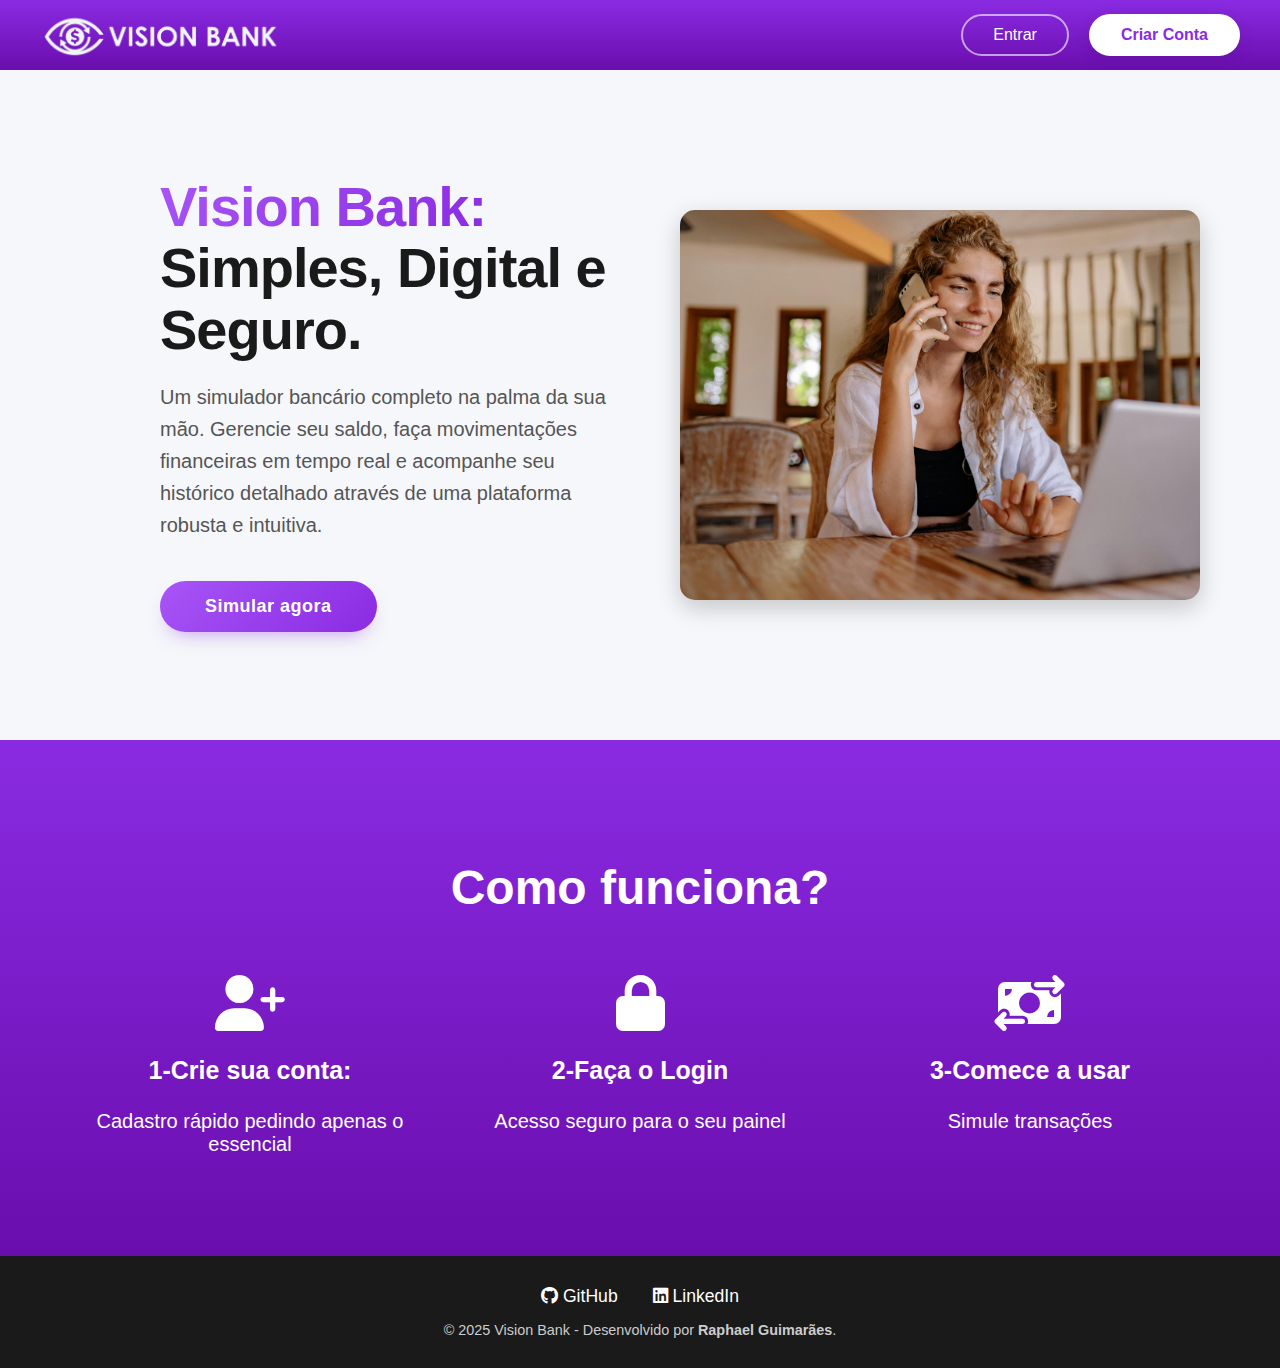
<file: front/index.html>
<!DOCTYPE html>
<html lang="pt-br">
<head>
    <meta charset="UTF-8">
    <meta name="viewport" content="width=device-width, initial-scale=1.0">
    <title>Banco Digital</title>
    <link rel="stylesheet" href="Paginainicial.css">
    <link rel="stylesheet" href="https://cdnjs.cloudflare.com/ajax/libs/font-awesome/6.4.2/css/all.min.css">
</head>
<body>
<header>
    <nav class="menu-cabecalho">
        <div class="logo">
            <a href="#"><img src="logobanco/logo.png" alt="Vision Bank Home"></a>
        </div>
        <div class="menu-acoes">
            <a href="#" class="botao-login">Entrar</a>
            <a href="criarconta.html" class="botao-criar">Criar Conta</a>
        </div>
    </nav>
</header>
<section class="hero">
    <div class="texto">
        <h1><span class="destaque-vision">Vision Bank:</span> Simples, Digital e Seguro.</h1>
        <p>Um simulador bancário completo na palma da sua mão. Gerencie
            seu saldo, faça movimentações financeiras em tempo real
            e acompanhe seu histórico detalhado através de uma
            plataforma robusta e intuitiva.</p>
        <a class="botao-simular" href=#>Simular agora</a>
    </div>
    <div class="imagem">
        <img src="logobanco/imagem-pagina1.jpg" alt="Mulher sorrindo usando notebook e celular">
    </div>
</section>
<section class="como-funciona">
    <div>
        <h2>Como funciona?</h2>
        <div class="step-container">
            <div class="step">
                <i class="fa-solid fa-user-plus"></i>
                <h3>1-Crie sua conta:</h3>
                <p>Cadastro rápido pedindo apenas o essencial</p>
            </div>
            <div class="step">
                <i class="fa-solid fa-lock"></i>
                <h3>2-Faça o Login</h3>
                <p>Acesso seguro para o seu painel</p>
            </div>
            <div class="step">
                <i class="fa-solid fa-money-bill-transfer"></i>
                <h3>3-Comece a usar</h3>
                <p>Simule transações</p>
            </div>
        </div>
    </div>
</section>
<footer class="rodape">
    <div class="social-links">
        <a href="https://github.com/Raphaelgg99/visionbank" target="_blank">
            <i class="fab fa-github"></i> GitHub
        </a>

        <a href="https://www.linkedin.com/in/raphaelgguimaraes" target="_blank">
            <i class="fab fa-linkedin"></i> LinkedIn
        </a>
    </div>

    <p class="copyright">
        &copy; 2025 Vision Bank - Desenvolvido por <strong>Raphael Guimarães</strong>.
    </p>
</footer>

<div id="modal-login" class="modal-container">
    <div class="modal-box">
        <span class="fechar-modal">&times;</span> <h2>Acesse sua conta</h2>
        <p>Bem-vindo de volta ao Vision Bank!</p>
        <form id="modal-login form">
            <label for="email-login">E-mail</label>
            <input type="email" id="email-login" placeholder="seu@email.com" required>

            <label for="senha-login">Senha</label>
            <input type="password" id="senha-login" placeholder="Sua senha" required>

            <button type="submit" class="btn-entrar-modal">Acessar Conta</button> 

            <div class="link-criar-conta">
            Ainda não tem conta? <a href="criarconta.html">Crie agora</a>
            </div>
        </form>
    </div>
</div>
<script src = "paginainicial.js"></script>
</body>
</html>
</file>
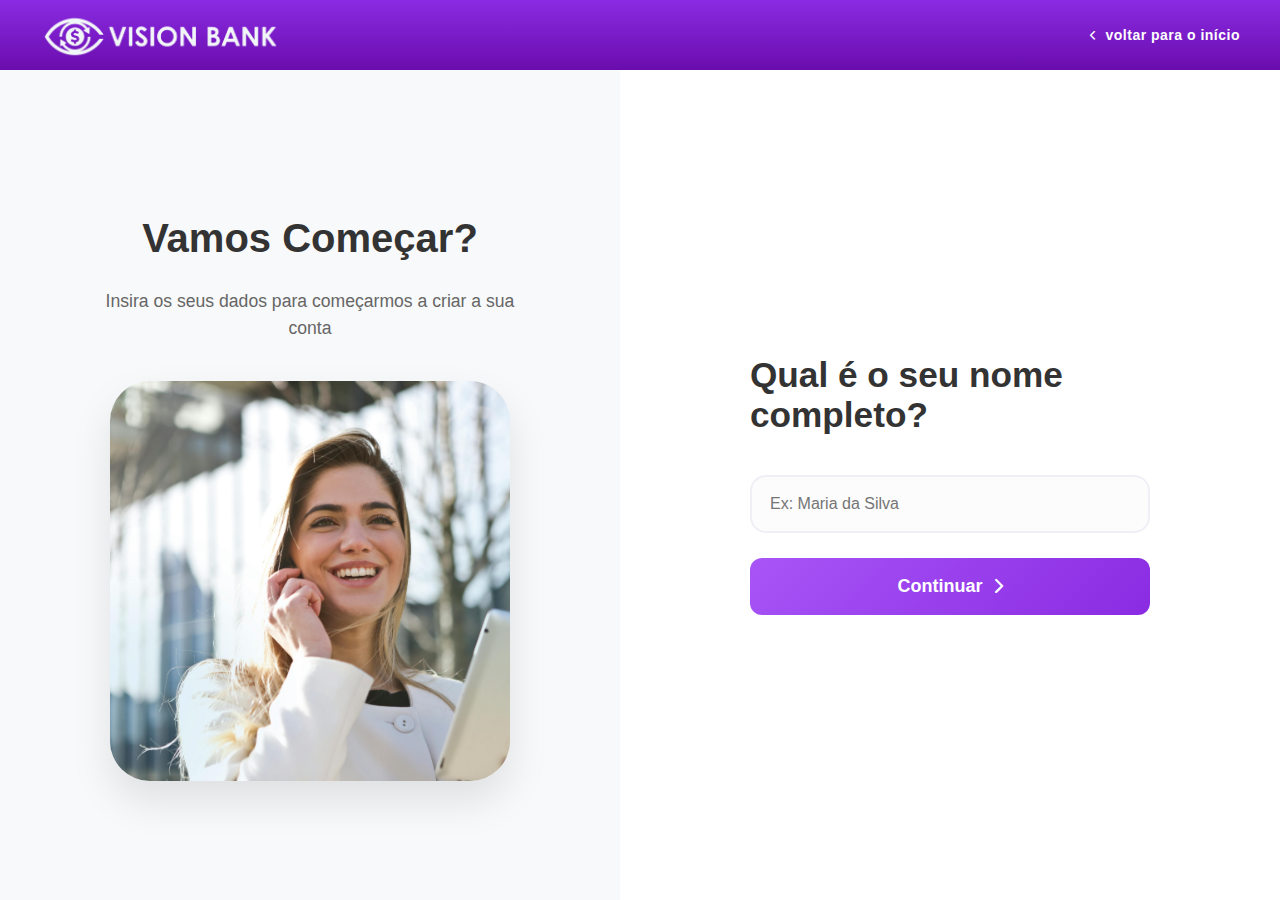
<file: front/criarconta.html>
<!DOCTYPE html>
<html lang="pt-br">
<head>
    <meta charset="UTF-8">
    <meta name="viewport" content="width=device-width, initial-scale=1.0">
    <title>Criar Conta</title>
    <link rel="stylesheet" href="criarconta.css">
    <link rel="stylesheet" href="https://cdnjs.cloudflare.com/ajax/libs/font-awesome/6.4.2/css/all.min.css">
</head>
<body>
<header>
    <nav class="cabecalho">
        <div class="logo-vision">
            <a href="#">
                <img src="logobanco/logo.png" alt="">
            </a>
        </div>
        <a href="index.html" class="voltar">
            <i class="fas fa-chevron-left"></i>
            <span>voltar para o início</span>
        </a>
    </nav>
</header>
<section class="hero">
    <div class="lado-esquerdo">
        <h1>Vamos Começar?</h1>
        <p>Insira os seus dados para começarmos a criar a sua conta</p>
        <img src="logobanco/imagem-criarconta.jpg" alt="">
    </div>
    <div class="lado-direito">
        <form id="formulario">
            <div id="nomeField" class="form-field">
                <label for="nome">Qual é o seu nome completo?</label>
                <input type="text" id="nome" name="nome" placeholder="Ex: Maria da Silva" required>
                <button type="button" id="nextToEmail" class="btn">Continuar
                    <i class="fas fa-chevron-right"></i>
                </button>
            </div>
            <!-- Segundo Campo: Email (inicialmente oculto) -->
            <div id="emailField" class="form-field hidden">
                <label for="email">Qual é o seu e-mail?</label>
                <input type="email" id="email" name="email" placeholder="exemplo@dominio.com" required>
                <button type="button" id="nextToSenha" class="btn">Continuar
                    <i class="fas fa-chevron-right"></i>
                </button>
            </div>
            <div id="senhaField" class="form-field hidden">
                <label for="senha">Digite uma senha</label>
                <input type="password" id="senha" name="senha" required>
                <button type="button" id="nextToRepetirSenha" class="btn">Continuar
                    <i class="fas fa-chevron-right"></i>
                </button>
            </div>
            <div id="repetirSenhaField" class="form-field hidden">
                <label for="senha">Digite uma senha</label>
                <input type="password" id="repetirSenha" name="repetirSenha" required>
                <button type="button" id="nextToSaldo" class="btn">Continuar
                    <i class="fas fa-chevron-right"></i>
                </button>
            </div>
            <div id="saldoField" class="form-field hidden">
                <label for="saldo">Digite o seu saldo inicial</label>
                <input type="number" id="saldo" name="saldo" placeholder="Entre 0 e 1.000.000" min="0" max="1000000" step="0.01" required>
                <button type="submit" id="finalizarCadastro" class="btn">Finalizar
                    <i class="fas fa-chevron-right"></i>
                </button>
            </div>
        </form>
    </div>
</section>
<script src="script.js"></script>
</body>
</html>
</file>
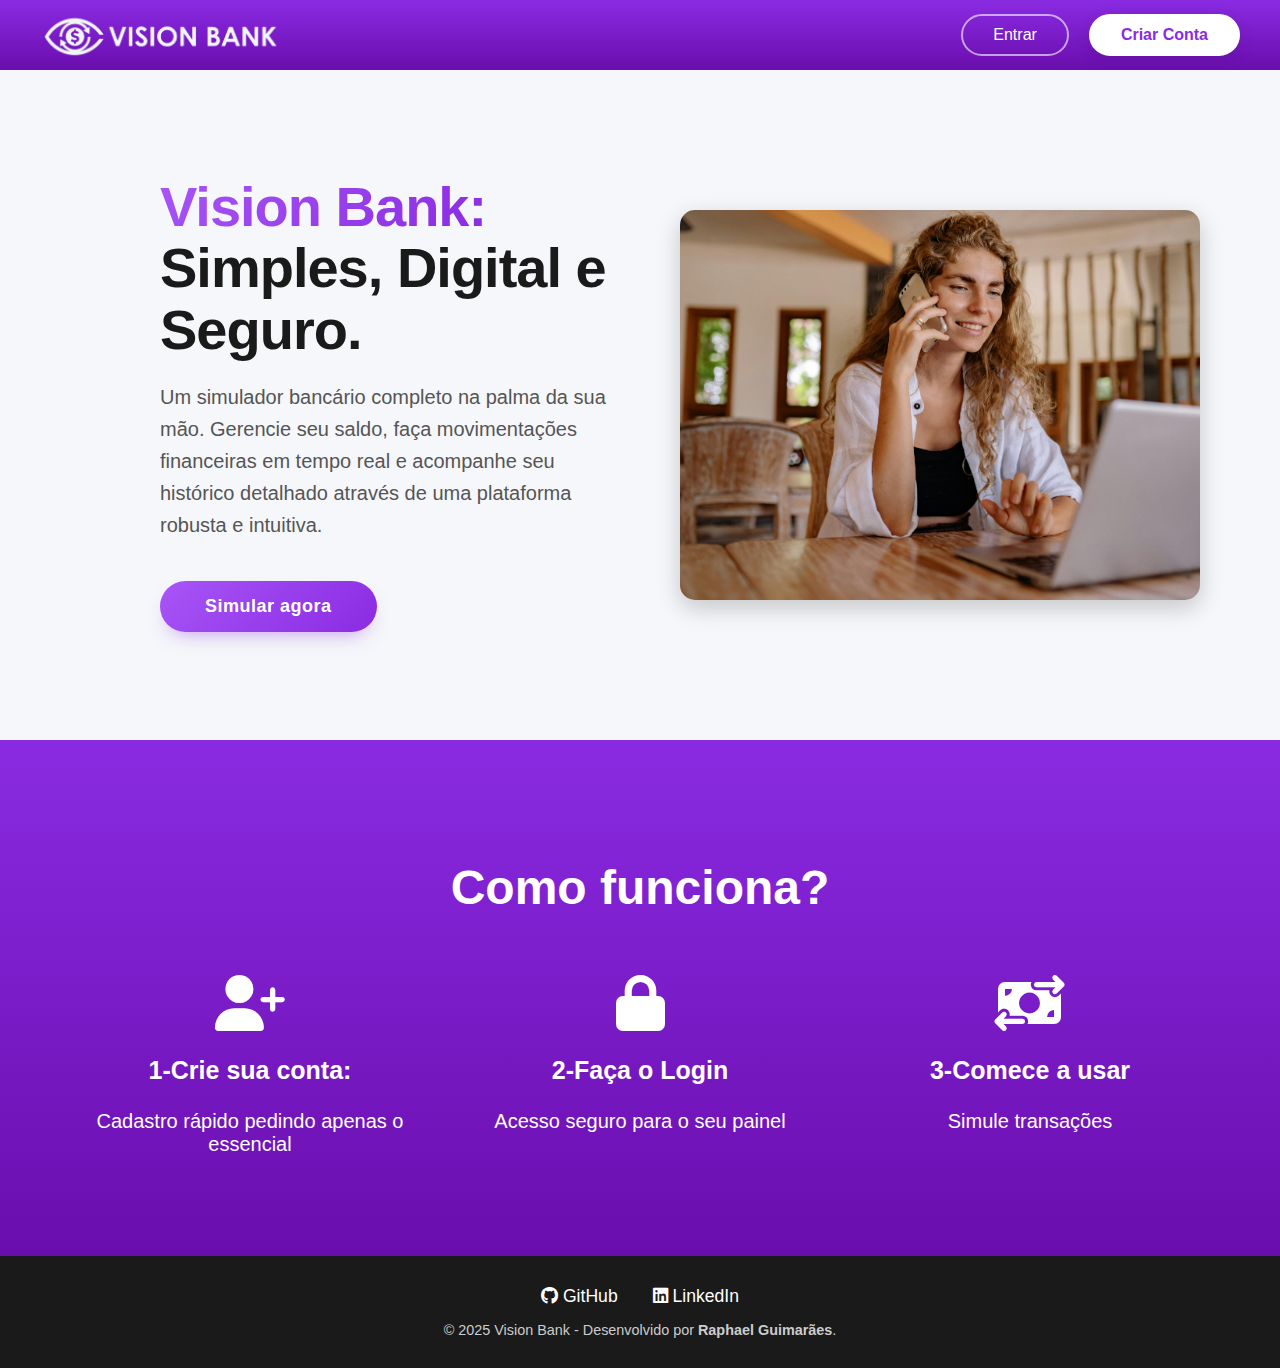
<file: front/paginainicial.html>
<!DOCTYPE html>
<html lang="pt-br">
<head>
    <meta charset="UTF-8">
    <meta name="viewport" content="width=device-width, initial-scale=1.0">
    <title>Banco Digital</title>
    <link rel="stylesheet" href="Paginainicial.css">
    <link rel="stylesheet" href="https://cdnjs.cloudflare.com/ajax/libs/font-awesome/6.4.2/css/all.min.css">
</head>
<body>
<header>
    <nav class="menu-cabecalho">
        <div class="logo">
            <a href="#"><img src="logobanco/logo.png" alt="Vision Bank Home"></a>
        </div>
        <div class="menu-acoes">
            <a href="#" class="botao-login">Entrar</a>
            <a href="criarconta.html" class="botao-criar">Criar Conta</a>
        </div>
    </nav>
</header>
<section class="hero">
    <div class="texto">
        <h1><span class="destaque-vision">Vision Bank:</span> Simples, Digital e Seguro.</h1>
        <p>Um simulador bancário completo na palma da sua mão. Gerencie
            seu saldo, faça movimentações financeiras em tempo real
            e acompanhe seu histórico detalhado através de uma
            plataforma robusta e intuitiva.</p>
        <a href=#>Simular agora</a>
    </div>
    <div class="imagem">
        <img src="logobanco/imagem-pagina1.jpg" alt="Mulher sorrindo usando notebook e celular">
    </div>
</section>
<section class="como-funciona">
    <div>
        <h2>Como funciona?</h2>
        <div class="step-container">
            <div class="step">
                <i class="fa-solid fa-user-plus"></i>
                <h3>1-Crie sua conta:</h3>
                <p>Cadastro rápido pedindo apenas o essencial</p>
            </div>
            <div class="step">
                <i class="fa-solid fa-lock"></i>
                <h3>2-Faça o Login</h3>
                <p>Acesso seguro para o seu painel</p>
            </div>
            <div class="step">
                <i class="fa-solid fa-money-bill-transfer"></i>
                <h3>3-Comece a usar</h3>
                <p>Simule transações</p>
            </div>
        </div>
    </div>
</section>
<footer class="rodape">
    <div class="social-links">
        <a href="https://github.com/Raphaelgg99/BankApi" target="_blank">
            <i class="fab fa-github"></i> GitHub
        </a>

        <a href="https://www.linkedin.com/in/raphaelgguimaraes" target="_blank">
            <i class="fab fa-linkedin"></i> LinkedIn
        </a>
    </div>

    <p class="copyright">
        &copy; 2025 Vision Bank - Desenvolvido por <strong>Raphael Guimarães</strong>.
    </p>
</footer>

<div id="modal-login" class="modal-container">
    <div class="modal-box">
        <span class="fechar-modal">&times;</span> <h2>Acesse sua conta</h2>
        <p>Bem-vindo de volta ao Vision Bank!</p>
        <form id="modal-login form">
            <label for="email-login">E-mail</label>
            <input type="email" id="email-login" placeholder="seu@email.com" required>

            <label for="senha-login">Senha</label>
            <input type="password" id="senha-login" placeholder="Sua senha" required>

            <button type="submit" class="btn-entrar-modal">Acessar Conta</button>
        </form>
    </div>
</div>
<script src = "paginainicial.js"></script>
</body>
</html>
</file>
<file: front/Paginainicial.css>
/* Reset básico */
:root {
    --primary-color: blueviolet;; /* Seu roxo */
}

body {
    margin: 0;
    padding: 0;
    font-family: 'Lato', sans-serif;
}

.menu-cabecalho {
    display: flex;
    /* O PULO DO GATO: space-between joga um item pra cada canto */
    justify-content: space-between;
    align-items: center;
    background: linear-gradient(180deg, var(--primary-color) 0%, #6a0dad 100%);
    height: 70px;
    /* Padding lateral percentual ou fixo para não colar na borda */
    padding: 0 40px;
}

.logo img {
    height: 60px; /* Ajuste conforme necessário */
    /* Removido o padding-right gigante! */
}

.menu-acoes {
    display: flex;
    gap: 20px; /* Espaço entre os botões "Entrar" e "Criar" */
}

/* Estilizando o Link para parecer um Botão */
/* =========================================
   ESTILOS DOS BOTÕES DO HEADER
   ========================================= */

/* Estilo Base (comum aos dois) */
.menu-acoes a {
    text-decoration: none;
    font-size: 16px;
    padding: 10px 30px; /* Aumentei um pouco a largura */
    border-radius: 50px; /* Mais arredondado (Pill shape) */
    transition: all 0.3s ease; /* Transição suave para tudo */
    font-family: 'Lato', sans-serif;
    display: inline-block; /* Garante que padding funcione bem */
}

/* --- BOTÃO ENTRAR (Secundário) ---
   Fica transparente, só com a borda. Mais elegante. */
.botao-login {
    background-color: transparent;
    border: 2px solid rgba(255, 255, 255, 0.6); /* Borda semi-transparente */
    color: white;
    font-weight: 500;
}

.botao-login:hover {
    border-color: white;       /* Borda fica branca total */
    background-color: rgba(255, 255, 255, 0.1); /* Fundo levemente branco */
}

/* --- BOTÃO CRIAR CONTA (Primário) ---
   Fica sólido e chama atenção. */
.botao-criar {
    background-color: white;
    border: 2px solid white; /* Borda invisível só p/ manter o tamanho igual ao outro */
    color: blueviolet;       /* Texto roxo */
    font-weight: 550;        /* Negrito para destacar */
    box-shadow: 0 4px 15px rgba(0, 0, 0, 0.1); /* Sombra suave */
}

.botao-criar:hover {
    transform: translateY(-3px); /* O botão "sobe" levemente */
    box-shadow: 0 8px 25px rgba(0, 0, 0, 0.2); /* A sombra aumenta */
    background-color: #f0f0f0; /* Fica um pouquinho cinza */
}

/* 1. O Título Principal */
.hero .texto h1 {
    font-size: 3.5rem; /* Bem grande (aprox 56px) */
    font-weight: 800;  /* Extra negrito */
    line-height: 1.1;  /* Linhas mais próximas (fica mais compacto) */
    color: #1a1a1a;    /* Preto suave (não use preto puro #000) */
    margin-bottom: 20px;
    letter-spacing: -1px; /* Letras levemente mais juntas (toque moderno) */
}

/* 2. O Efeito Mágico no "Vision Bank" */
.destaque-vision {
    /* O texto herda o degradê do botão! */
    background: linear-gradient(135deg, #a855f7, var(--primary-color));
    -webkit-background-clip: text; /* Recorta o fundo no formato das letras */
    -webkit-text-fill-color: transparent; /* Deixa a letra transparente p/ ver o fundo */
    display: inline-block; /* Garante que o recorte funcione bem */
}

.hero{
    display: flex;
    background-color: #f5f7fa;;
    color: rgb(15, 15, 15);
    height: 670px;
    align-items: center;
    justify-content: space-between;
    padding: 0 80px; /* 0 em cima/baixo, 80px nas laterais */
}

/* 3. O Parágrafo Descritivo */
.hero .texto p {
    font-size: 1.25rem; /* Aumentamos para 20px (leitura confortável) */
    line-height: 1.6;   /* Mais "respiro" entre as linhas */
    color: #555555;     /* Cinza médio (diminui o contraste cansativo) */
    font-weight: 400;
    max-width: 90%;     /* Evita que a linha fique comprida demais */
    margin-bottom: 40px; /* Espaço generoso até o botão */
}

.hero .texto a {
    display: inline-block; /* Garante que o padding e transform funcionem */
    text-decoration: none;
    color: white;
    font-family: 'Lato', sans-serif;
    font-weight: 800; /* Bem negrito para chamar atenção */
    font-size: 18px;  /* Um pouco maior que os textos normais */
    letter-spacing: 0.5px; /* Um leve espaçamento entre letras dá sofisticação */

    /* O PULO DO GATO: Gradiante em vez de cor sólida */
    /* Vai de um roxo mais claro (quase rosa) para o roxo forte */
    background: linear-gradient(135deg, #a855f7, var(--primary-color));

    /* Formato "Pílula" (bem arredondado) */
    padding: 15px 45px; /* Mais "gordinho" e largo */
    border-radius: 50px;

    /* Sombra colorida e difusa para dar "luz" */
    box-shadow: 0 10px 20px -10px rgba(138, 43, 226, 0.5);

    /* Transição suave para todas as propriedades */
    transition: all 0.3s cubic-bezier(0.25, 0.8, 0.25, 1);
}

/* EFEITO AO PASSAR O MOUSE (HOVER) */
.hero .texto a:hover {
    /* O botão "flutua" para cima */
    transform: translateY(-5px) scale(1.02);

    /* A sombra fica maior e mais intensa, aumentando a sensação de altura */
    box-shadow: 0 20px 30px -10px rgba(138, 43, 226, 0.7);

    /* Aumenta um pouco o brilho do gradiante */
    filter: brightness(1.1);
}

/* EFEITO AO CLICAR (ACTIVE) - Opcional, mas dá um toque tátil */
.hero .texto a:active {
    transform: translateY(-2px) scale(0.98); /* O botão afunda um pouquinho */
    box-shadow: 0 5px 10px -5px rgba(138, 43, 226, 0.4);
}

.imagem {
  flex: 1;
  display: flex;
  justify-content: center;
}

.texto {
  flex: 1;
  max-width: 50%;
  padding-bottom: 40px;
  padding-left: 80px
}

.imagem img {
  max-width: 100%;
  height: 390px;
  border-radius: 15px;
  object-fit: cover; /* <--- ADICIONE ISSO. A imagem funciona como um "background", ela corta as bordas mas não deforma a pessoa. */
  box-shadow: 0 8px 25px rgba(0, 0, 0, 0.2);
}

.como-funciona{
   /* display: flex;  <-- Não precisa de flex aqui se for só pra centralizar um bloco de texto */
    background: linear-gradient(180deg, var(--primary-color) 0%, #6a0dad 100%);
    color: white;
    /* height: 600px; <-- REMOVIDO */
    padding: 80px 20px; /* Usamos padding para dar altura e respiro nas laterais */
    text-align: center; /* Centraliza todo o texto dentro da seção */
}

.como-funciona h2 {
    /* margin-left: 150px; <-- REMOVIDO */
    font-size: 3rem; /* Usando REM (aprox 48px) */
    margin-bottom: 60px;
    /* O texto já está centralizado pelo text-align: center do pai */
}

.step-container {
    display: flex;
    justify-content: center; /* Centraliza os cards horizontalmente */
    gap: 40px; /* Espaço entre os cards */
    flex-wrap: wrap; /* IMPORTANTE: Permite que os cards quebrem de linha em telas pequenas */
    max-width: 1200px; /* Limita a largura total para não esticar demais em telas gigantes */
    margin: 0 auto; /* Centraliza o container na tela */
}

.step {
    /* width: 100%; <-- Isso estava errado se a ideia era ter 3 colunas */
    flex: 1; /* Tenta ocupar espaço igual */
    min-width: 250px; /* Mas não fica menor que 250px */
    max-width: 350px; /* E não fica maior que 350px */
    /* text-align: left; <-- Se quiser o texto dos passos alinhado à esquerda */
}
.step h3{
    font-size: 25px;
}

.step p{
    font-size: 20px;
}

.step i{
    font-size: 3.5rem;
}

.rodape {
    background-color: #1a1a1a; /* Um cinza quase preto, super elegante */
    color: white;
    padding: 30px 20px;
    text-align: center; /* Centraliza tudo */
    margin-top: auto; /* Garante que fique no fundo */
}

.social-links {
    margin-bottom: 15px;
}

.social-links a {
    color: white; /* Texto branco */
    text-decoration: none; /* Sem sublinhado */
    font-size: 1.1rem;
    margin: 0 15px; /* Espaço entre os links */
    transition: 0.3s;
}

.social-links a:hover {
    color: var(--primary-color); /* Fica roxo quando passa o mouse! */
}

.copyright {
    font-size: 0.9rem;
    color: #ccc; /* Um cinza mais claro para dar menos destaque que os links */
    margin: 0;
}

/* =========================================
   ESTILO DO MODAL DE LOGIN
   ========================================= */

/* O Fundo Escuro (Overlay) */
.modal-container {
    display: none; /* Começa escondido! */
    position: fixed; /* Fica fixo na tela */
    z-index: 1000; /* Fica em cima de TUDO */
    left: 0;
    top: 0;
    width: 100%;
    height: 100%;
    background-color: rgba(0, 0, 0, 0.6); /* Preto transparente */
    justify-content: center; /* Centraliza a caixa */
    align-items: center;
    backdrop-filter: blur(5px); /* Efeito de vidro embaçado no fundo (chique!) */
}

/* A Caixinha Branca */
.modal-box {
    background-color: white;
    padding: 40px;
    border-radius: 20px;
    width: 100%;
    max-width: 400px; /* Tamanho máximo */
    box-shadow: 0 15px 30px rgba(0, 0, 0, 0.3);
    position: relative;
    animation: descerSuave 0.3s ease; /* Animação de entrada */
}

/* Títulos */
.modal-box h2 {
    color: #333;
    margin-bottom: 5px;
    text-align: center;
}

.modal-box p {
    color: #666;
    text-align: center;
    margin-bottom: 25px;
    font-size: 0.9rem;
}

/* Botão de Fechar (X) */
.fechar-modal {
    position: absolute;
    top: 15px;
    right: 20px;
    font-size: 28px;
    font-weight: bold;
    color: #aaa;
    cursor: pointer;
    transition: 0.3s;
}

.fechar-modal:hover {
    color: var(--primary-color);
}

/* Inputs do Modal (Reutilizando seu estilo moderno) */
.modal-box input {
    width: 100%;
    padding: 15px;
    margin-bottom: 15px;
    border: 2px solid #eee;
    border-radius: 10px;
    font-size: 16px;
    box-sizing: border-box; /* Garante que o padding não estoure */
}

.modal-box input:focus {
    border-color: var(--primary-color);
    outline: none;
}

.modal-box label {
    display: block;
    margin-bottom: 5px;
    font-weight: bold;
    color: #444;
}

/* Botão de Ação */
.btn-entrar-modal {
    width: 100%;
    padding: 15px;
    background: linear-gradient(135deg, #a855f7, var(--primary-color));
    color: white;
    border: none;
    border-radius: 10px;
    font-size: 16px;
    font-weight: bold;
    cursor: pointer;
    margin-top: 10px;
    transition: 0.3s;
}

.btn-entrar-modal:hover {
    transform: scale(1.02);
    box-shadow: 0 5px 15px rgba(138, 43, 226, 0.4);
} 


/* Espaçamento e alinhamento do texto */
.link-criar-conta {
    text-align: center;
    margin-top: 15px;      /* Afasta um pouco do botão */
    font-size: 14px;       /* Tamanho discreto */
    color: #555;           /* Cinza suave para o texto */
}

/* Estilo do link clicável */
.link-criar-conta a {
    color: #6a0dad;        /* O roxo da identidade visual do Vision Bank */
    text-decoration: none; /* Remove o sublinhado padrão */
    font-weight: 600;      /* Deixa um pouco mais grosso para destacar */
    transition: color 0.3s;
}

/* Efeito quando passa o mouse */
.link-criar-conta a:hover {
    color: #4b0082;        /* Um roxo mais escuro ao passar o mouse */
    text-decoration: underline;
}

/* Animaçãozinha para a caixa aparecer descendo */
@keyframes descerSuave {
    from { transform: translateY(-50px); opacity: 0; }
    to { transform: translateY(0); opacity: 1; }
}

/* =========================================
   MEDIA QUERIES (Versão Mobile)
   ========================================= */

@media (max-width: 910px) {

    /* 1. Ajuste do Cabeçalho */
    .menu-cabecalho {
        padding: 0 20px; /* Reduz o espaço lateral */
        height: auto;    /* Altura flexível */
        flex-wrap: wrap; /* Se faltar espaço, quebra a linha */
        gap: 15px;
        padding-top: 15px;
        padding-bottom: 15px;
    }

    /* 2. Hero Section (A grande mudança) */
    .hero {
        flex-direction: column; /* Empilha: Texto em cima, Imagem embaixo */
        height: auto; /* Remove altura fixa */
        padding: 40px 20px; /* Mais espaço interno */
        text-align: center; /* Centraliza tudo */
    }

    /* 3. Ajuste do container de Texto da Hero */
    .hero .texto {
        max-width: 100%; /* Ocupa a largura total */
        padding-left: 0; /* Remove aquele recuo de 80px */
        margin-bottom: 40px; /* Espaço para a imagem não colar no texto */

        /* Centraliza o botão e textos flexíveis */
        display: flex;
        flex-direction: column;
        align-items: center;
    }

    /* Ajuste fino nas fontes para não ficarem gigantes no celular */
    .hero .texto h1 {
        font-size: 53px; /* Reduz de 45px para 32px */
        margin-left: 0;  /* Garante que não tenha margem lateral */
    }

    .hero .texto p {
        font-size: 22px;
        margin-left: 0;
    }

    /* Botão "Simular Agora" ocupando mais espaço para facilitar o toque */
    .hero .texto a {
        margin-left: 0;
        width: 100%;
        max-width: 300px; /* Trava para não ficar largo demais */
        display: block;
        font-size: 18px;
    }

    /* 4. Ajuste da Imagem */
    .imagem img {
        display: none;
    }

    /* 5. Ajuste da Seção "Como Funciona" */
    .como-funciona {
        padding: 40px 20px;
    }

    .como-funciona h2 {
        font-size: 2.5rem; /* Título um pouco menor */
    }
}
</file>
<file: front/criarconta.css>
/* Reset básico */
:root {
    --primary-color: blueviolet;; /* Seu roxo */
}

body {
    margin: 0;
    padding: 0;
    font-family: 'Lato', sans-serif;
} 

.cabecalho {
    display: flex;
    /* O PULO DO GATO: space-between joga um item pra cada canto */
    justify-content: space-between; 
    align-items: center;
    background: linear-gradient(180deg, var(--primary-color) 0%, #6a0dad 100%);
    height: 70px;
    /* Padding lateral percentual ou fixo para não colar na borda */
    padding: 0 40px; 
} 

.logo-vision a img{
    height: 60px; /* Ajuste conforme necessário */
    /* Removido o padding-right gigante! */
} 

.voltar{  
    text-decoration: none; /* Tira o sublinhado padrão */
    color: white;
    display: flex;
    align-items: center; /* Alinha o ícone com o texto */
    gap: 10px; /* Espaço entre a setinha e o texto */
    transition: opacity 0.3s; /* Efeito suave ao passar o mouse */
} 

.voltar span {
    font-family: 'Lato', sans-serif; /* Garante a mesma fonte do site */
    font-weight: 600; /* Um pouco mais negrito para facilitar leitura */
    font-size: 14px;  /* Tamanho discreto, mas legível */
    text-transform: lowercase; /* Tudo minúsculo dá um ar mais moderno e direto */
    letter-spacing: 0.5px; /* Leve espaçamento entre letras */
}

/* Ajuste fino no tamanho do ícone da seta */
.voltar i {
    font-size: 10px; /* O ícone fica um pouquinho menor que o texto, fica mais elegante */
}

/* Efeito ao passar o mouse */
.voltar:hover {
    opacity: 0.8; /* Fica ligeiramente transparente */
} 

.hero{
    display: flex; 
    /* Isso garante que a tela ocupe toda a altura disponível menos o header */
    height: calc(100vh - 70px); 
    background-color: white;
} 

.lado-esquerdo{
    width: 45%; /* Um pouco mais largo que 40% pra dar respiro */
    background-color: #f8f9fa; /* Um cinza super clarinho e elegante (Off-white) */
    
    /* Centraliza tudo verticalmente e horizontalmente */
    display: flex;
    flex-direction: column;
    justify-content: center;
    align-items: center;
    
    padding: 40px; /* Espaço interno */
    text-align: center; /* Texto centralizado */
}  

/* =========================================
   ESTILO DOS TEXTOS
   ========================================= */

.lado-esquerdo h1 {
    font-size: 2.5rem;
    color: #333;
    margin-bottom: 10px;
    font-weight: 800;
}

.lado-esquerdo p {
    font-size: 1.1rem;
    color: #666;
    max-width: 80%; /* Para o texto não ficar numa linha muito comprida */
    margin-bottom: 40px; /* Espaço entre o texto e a foto */
    line-height: 1.5;
}

/* =========================================
   ESTILO DA IMAGEM
   ========================================= */ 

.lado-esquerdo img {
    width: 100%;          /* Ocupa a largura disponível do container */
    max-width: 400px;     /* Mas trava em 400px pra não ficar gigante */
    height: 400px;        /* Altura fixa para manter o formato */
    object-fit: cover;    /* Corta a imagem para preencher sem esticar a cara da pessoa */
    
    /* O arredondamento estilo "App Moderno" */
    border-radius: 40px;  
    
    /* Sombra suave para a foto "flutuar" */
    box-shadow: 0 20px 40px rgba(0, 0, 0, 0.1); 
} 

.lado-direito {
    display: flex;
    flex-direction: column;
    justify-content: center;
    align-items: center; /* Centraliza o formulário no meio da tela branca */
    background-color: white;
    width: 55%; /* Mantém sua largura */
    
    /* Removemos bordas e sombras do container pai, 
       vamos focar a atenção só nos campos */
    box-shadow: none; 
    border-radius: 0;
} 

/* Adicione essa classe para limitar a largura do formulário em si */
#formulario {
    width: 100%;
    max-width: 400px; /* O formulário nunca fica maior que isso */
    padding: 20px;
}

input {
    width: 100%;
    padding: 10px;
    margin-top: 10px;
    border: 1px solid #ccc;
    border-radius: 4px;
}

button {
    background: linear-gradient(180deg, var(--primary-color) 0%, #6a0dad 100%);
    color: white;
    padding: 10px 20px;
    border: none;
    border-radius: 4px;
    cursor: pointer;
    margin-top: 10px;
}

button:hover {
    background: linear-gradient(180deg, var(--primary-color) 0%, #6a0dad 100%);
}

.hidden {
    display: none;
}  

label {
    display: block; /* Garante que fique em cima do input */
    font-size: 2.2rem; /* Aumenta a letra */
    font-weight: 700; /* Negrito */
    color: #333;
    margin-bottom: 25px; /* Espaço entre a pergunta e a caixa */
    font-family: 'Lato', sans-serif;
}

/* --- CAIXAS DE TEXTO (INPUTS) --- */
input[type="text"],
input[type="email"],
input[type="password"],
input[type="number"] {
    width: 100%;
    padding: 18px; /* Aumentei de 10px para 18px (fica da altura do botão) */
    margin-top: 15px;
    margin-bottom: 25px; /* Mais espaço até o botão */
    
    border: 2px solid #eff0f6; /* Borda cinza bem clarinha e moderna */
    border-radius: 16px; /* Arredondamento maior para combinar com o botão */
    background-color: #fcfcfc; /* Fundo levemente cinza (não branco puro) */
    
    font-size: 16px; /* Tamanho bom para ler */
    color: #1a1a1a;
    outline: none; /* Tira a borda azul padrão feia */
    transition: all 0.3s ease;
    box-sizing: border-box;
} 

/* Efeito quando clica para digitar */
input:focus {
    border-color: var(--primary-color); /* A borda fica roxa! */
    background-color: white; /* O fundo fica branco para destacar */
    box-shadow: 0 4px 12px rgba(138, 43, 226, 0.15); /* Sombra suave roxa */
}

/* --- BOTÃO CONTINUAR --- */
button.btn {
    width: 100%; /* Botão da mesma largura do input! Fica muito mais bonito */
    padding: 18px; /* Mesma altura do input */
    font-size: 18px;
    font-weight: bold;
    border-radius: 12px;
    border: none;
    cursor: pointer;
    background: linear-gradient(135deg, #a855f7, var(--primary-color));
    color: white;
    transition: transform 0.2s, box-shadow 0.2s;
    margin-top: 0; /* Remove margem extra se tiver */ 
    /* ADICIONE ESTAS LINHAS: */
    display: flex;            /* Transforma o botão em um container flex */
    justify-content: center;  /* Centraliza tudo horizontalmente */
    align-items: center;      /* Centraliza tudo verticalmente */
    gap: 10px;                /* O pulo do gato: espaço entre o texto e o ícone */
}

button.btn:hover {
    transform: translateY(-2px); /* Sobe um pouquinho */
    box-shadow: 0 10px 20px rgba(138, 43, 226, 0.3); /* Sombra roxa */
} 

/* Opcional: Ajuste fino no tamanho do ícone se achar necessário */
button.btn i {
    font-size: 0.9em; /* Fica ligeiramente menor que o texto, mais elegante */
} 

/* =========================================
   RESPONSIVIDADE (VERSÃO CELULAR)
   ========================================= */

@media (max-width: 768px) {

    /* 1. Muda o layout para coluna (um embaixo do outro) */
    .hero {
        flex-direction: column;
        height: auto; /* Remove a altura fixa para caber o conteúdo */
    }

    /* 2. Ajusta o Lado Esquerdo (Agora vira o Topo) */
    .lado-esquerdo {
        width: 100%; /* Ocupa a largura toda */
        height: auto;
        padding: 30px 20px 10px 20px; /* Ajuste no espaçamento */
        background-color: white; /* Fica branco igual ao formulário para parecer uma coisa só */
    }

    /* 3. ESCONDE A IMAGEM (O pulo do gato) */
    .lado-esquerdo img {
        display: none;
    }

    /* 4. Ajusta o texto para mobile */
    .lado-esquerdo h1 {
        font-size: 2rem; /* Um pouco menor que no desktop */
        margin-bottom: 5px;
    }

    .lado-esquerdo p {
        font-size: 1rem;
        margin-bottom: 10px; /* Menos espaço embaixo */
    }

    /* 5. Ajusta o Lado Direito (O Formulário) */
    .lado-direito {
        width: 100%; /* Largura total */
        padding: 0 20px 40px 20px; /* Espaço nas laterais e embaixo */
    }

    /* Garante que o formulário não fique colado nas bordas */
    #formulario {
        width: 100%;
        padding: 0;
    } 

    label {
    font-size: 1rem; /* Aumenta a letra */ 
    margin-bottom: 15px; 
    margin-top: 70px;
} 

input[type="text"],
input[type="email"] {
     font-size: 16px; /* Tamanho bom para ler */
    
} 


}
</file>
